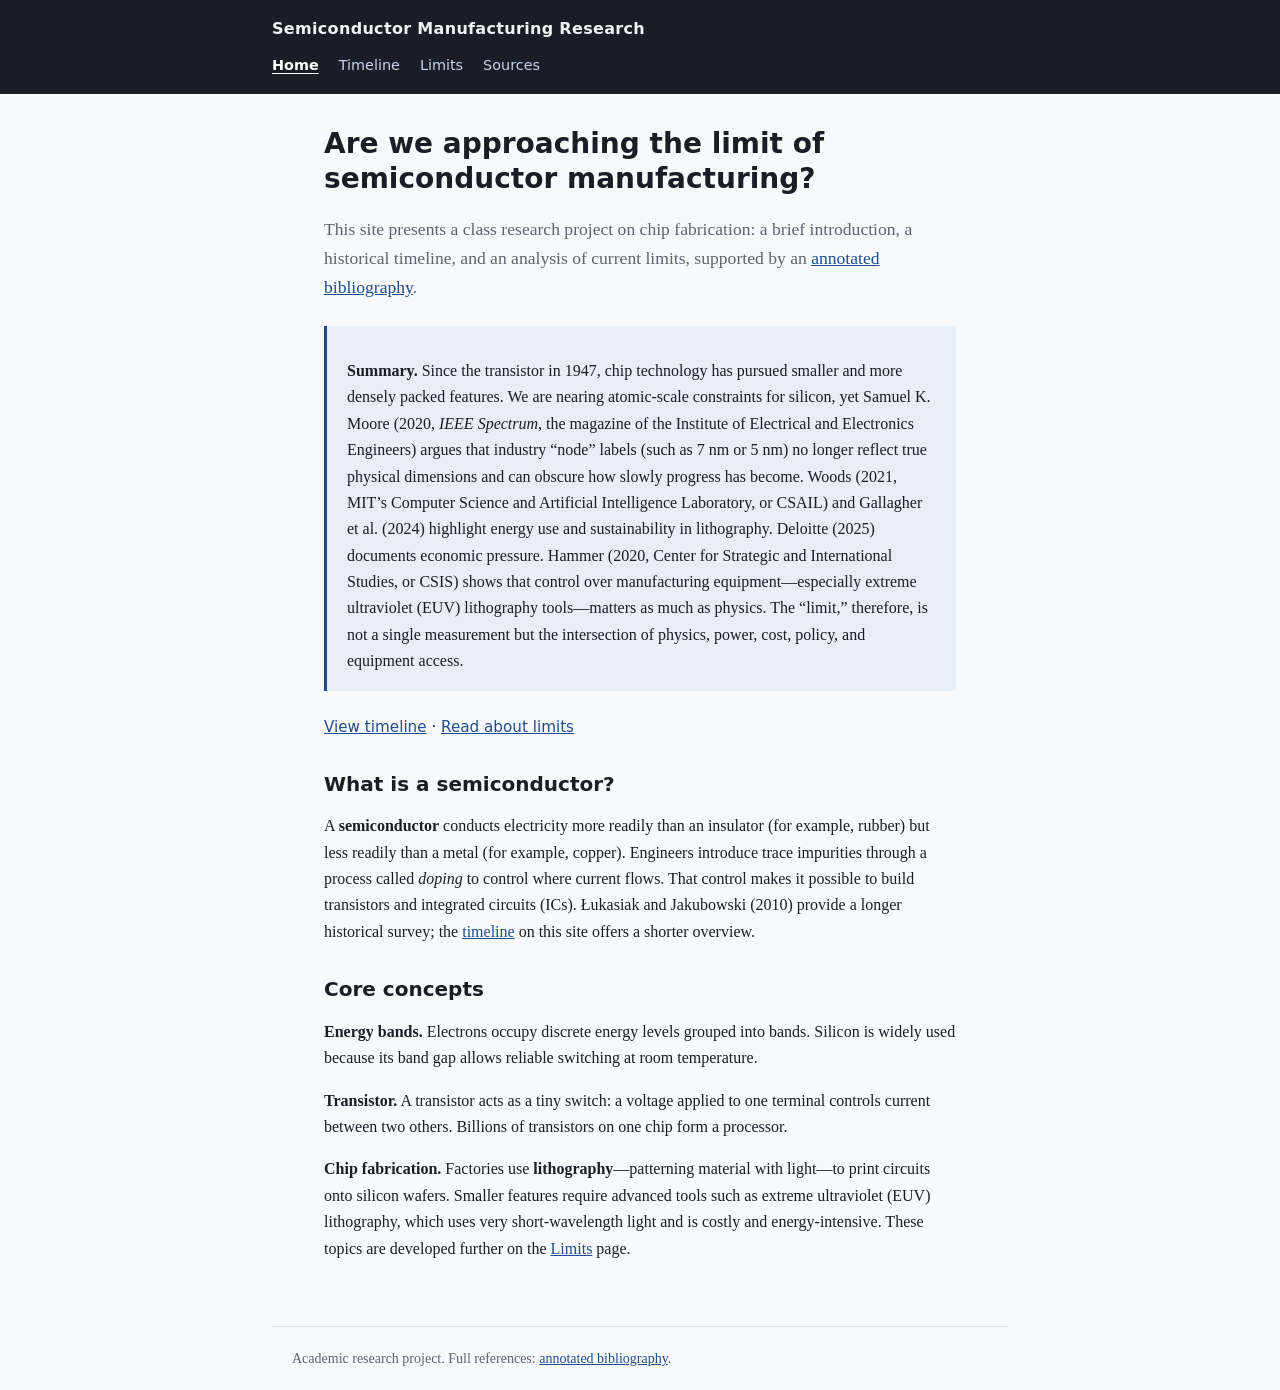
<file: index.html>
<!DOCTYPE html>
<html lang="en">
  <head>
    <meta charset="utf-8" />
    <meta name="viewport" content="width=device-width, initial-scale=1" />
    <meta
      name="description"
      content="Research overview on whether semiconductor manufacturing is approaching physical, economic, and environmental limits."
    />
    <title>Semiconductor Manufacturing Limits — Home</title>
    <link rel="stylesheet" href="css/styles.css" />
  </head>
  <body>
    <header class="site-header">
      <div class="site-header__inner">
        <p class="site-title">Semiconductor Manufacturing Research</p>
        <nav class="site-nav" aria-label="Main">
          <a href="index.html" aria-current="page">Home</a>
          <a href="timeline.html">Timeline</a>
          <a href="info.html">Limits</a>
          <a href="citations.html">Sources</a>
        </nav>
      </div>
    </header>

    <main>
      <h1>Are we approaching the limit of semiconductor manufacturing?</h1>
      <p class="lead">
        This site presents a class research project on chip fabrication: a brief introduction, a historical timeline,
        and an analysis of current limits, supported by an
        <a href="citations.html">annotated bibliography</a>.
      </p>

      <aside class="callout" aria-label="Research synthesis">
        <p>
          <strong>Summary.</strong> Since the transistor in 1947, chip technology has pursued smaller and more densely
          packed features. We are nearing atomic-scale constraints for silicon, yet Samuel K. Moore (2020,
          <em>IEEE Spectrum</em>, the magazine of the Institute of Electrical and Electronics Engineers) argues that
          industry “node” labels (such as 7&nbsp;nm or 5&nbsp;nm) no longer reflect true physical dimensions and can
          obscure how slowly progress has become. Woods (2021, MIT’s Computer Science and Artificial Intelligence
          Laboratory, or CSAIL) and Gallagher et al. (2024) highlight energy use and sustainability in lithography.
          Deloitte (2025) documents economic pressure. Hammer (2020, Center for Strategic and International Studies, or
          CSIS) shows that control over manufacturing equipment—especially extreme ultraviolet (EUV) lithography
          tools—matters as much as physics. The “limit,”
          therefore, is not a single measurement but the intersection of physics, power, cost, policy, and equipment
          access.
        </p>
      </aside>

      <p class="nav-links">
        <a href="timeline.html">View timeline</a> ·
        <a href="info.html">Read about limits</a>
      </p>

      <h2>What is a semiconductor?</h2>
      <p>
        A <strong>semiconductor</strong> conducts electricity more readily than an insulator (for example, rubber) but
        less readily than a metal (for example, copper). Engineers introduce trace impurities through a process called
        <em>doping</em> to control where current flows. That control makes it possible to build transistors and
        integrated circuits (ICs). Łukasiak and Jakubowski (2010) provide a
        longer historical survey; the <a href="timeline.html">timeline</a> on this site offers a shorter overview.
      </p>

      <h2>Core concepts</h2>
      <p>
        <strong>Energy bands.</strong> Electrons occupy discrete energy levels grouped into bands. Silicon is widely
        used because its band gap allows reliable switching at room temperature.
      </p>
      <p>
        <strong>Transistor.</strong> A transistor acts as a tiny switch: a voltage applied to one terminal controls
        current between two others. Billions of transistors on one chip form a processor.
      </p>
      <p>
        <strong>Chip fabrication.</strong> Factories use <strong>lithography</strong>—patterning material with
        light—to print circuits onto silicon wafers. Smaller features require advanced tools such as extreme ultraviolet
        (EUV) lithography, which uses very short-wavelength light and is costly and energy-intensive. These topics are
        developed further on the <a href="info.html">Limits</a> page.
      </p>
    </main>

    <footer class="site-footer">
      <p>Academic research project. Full references: <a href="citations.html">annotated bibliography</a>.</p>
    </footer>
  </body>
</html>
</file>
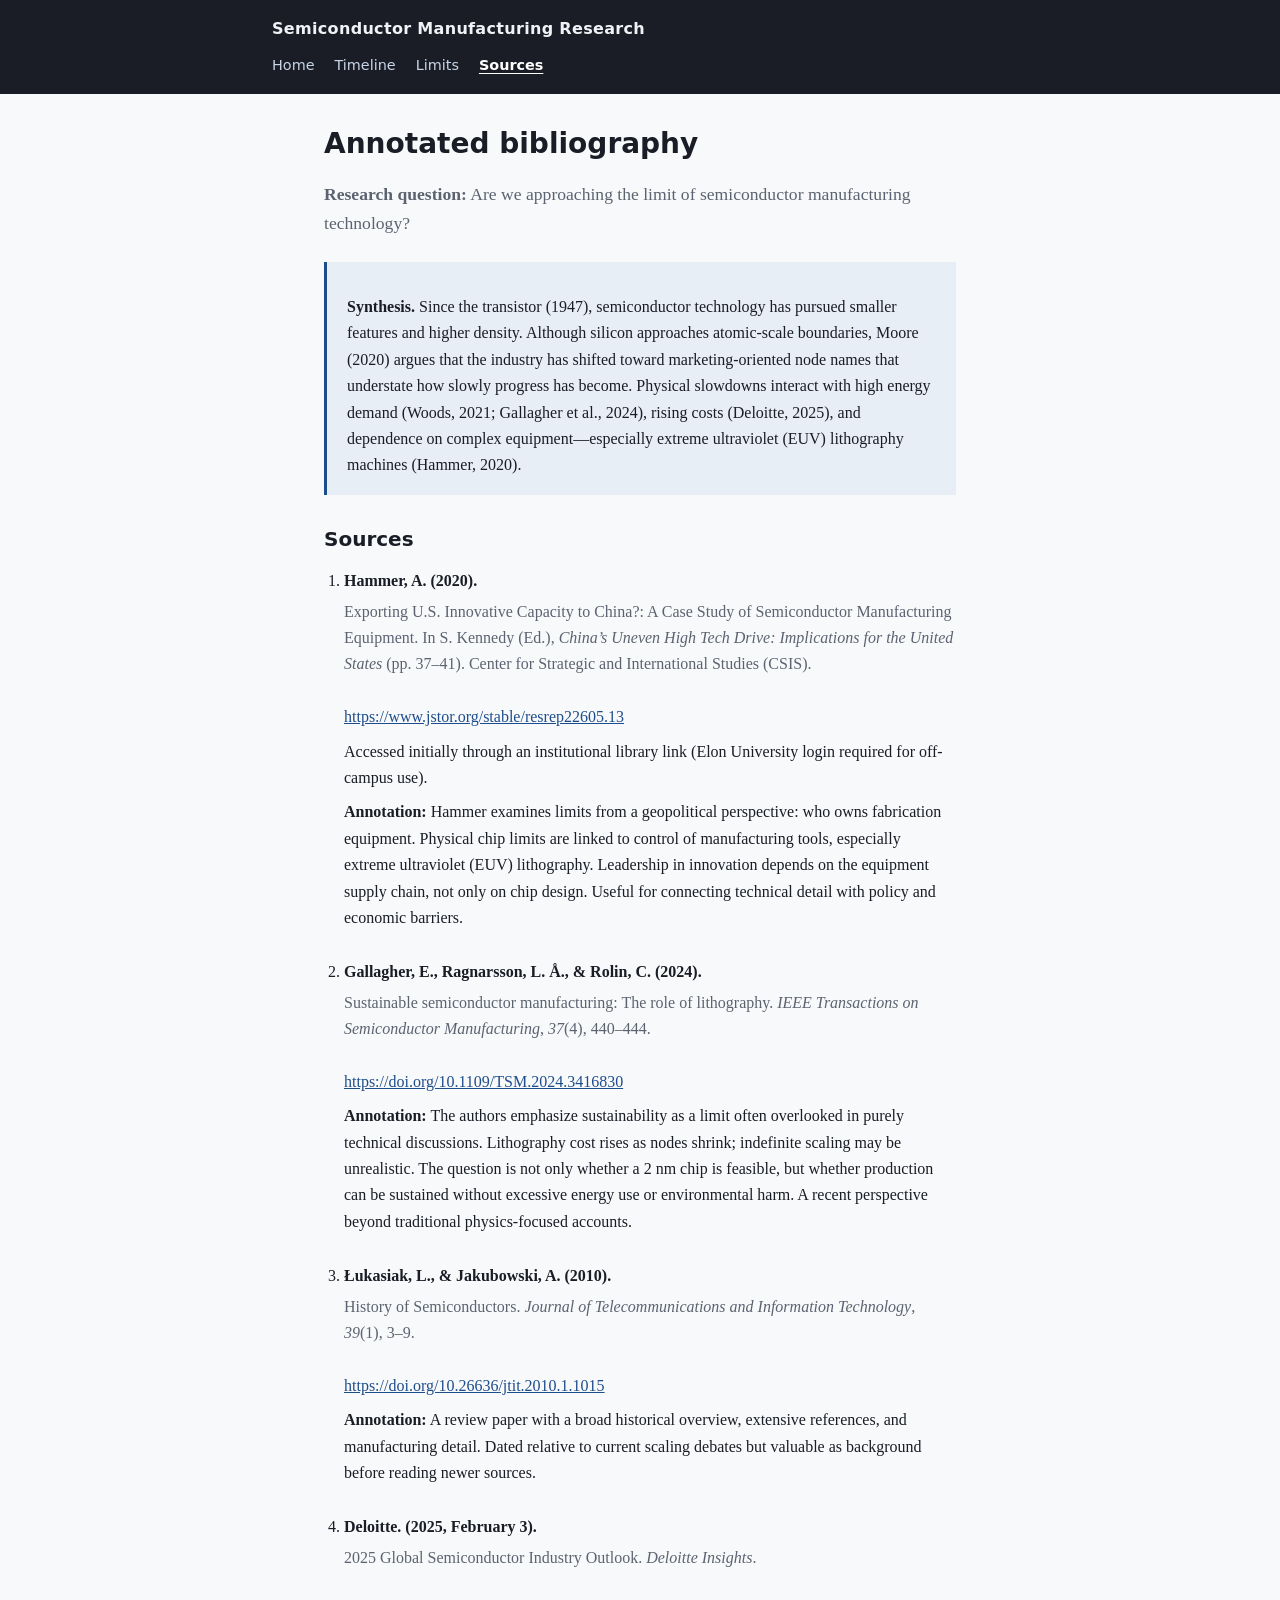
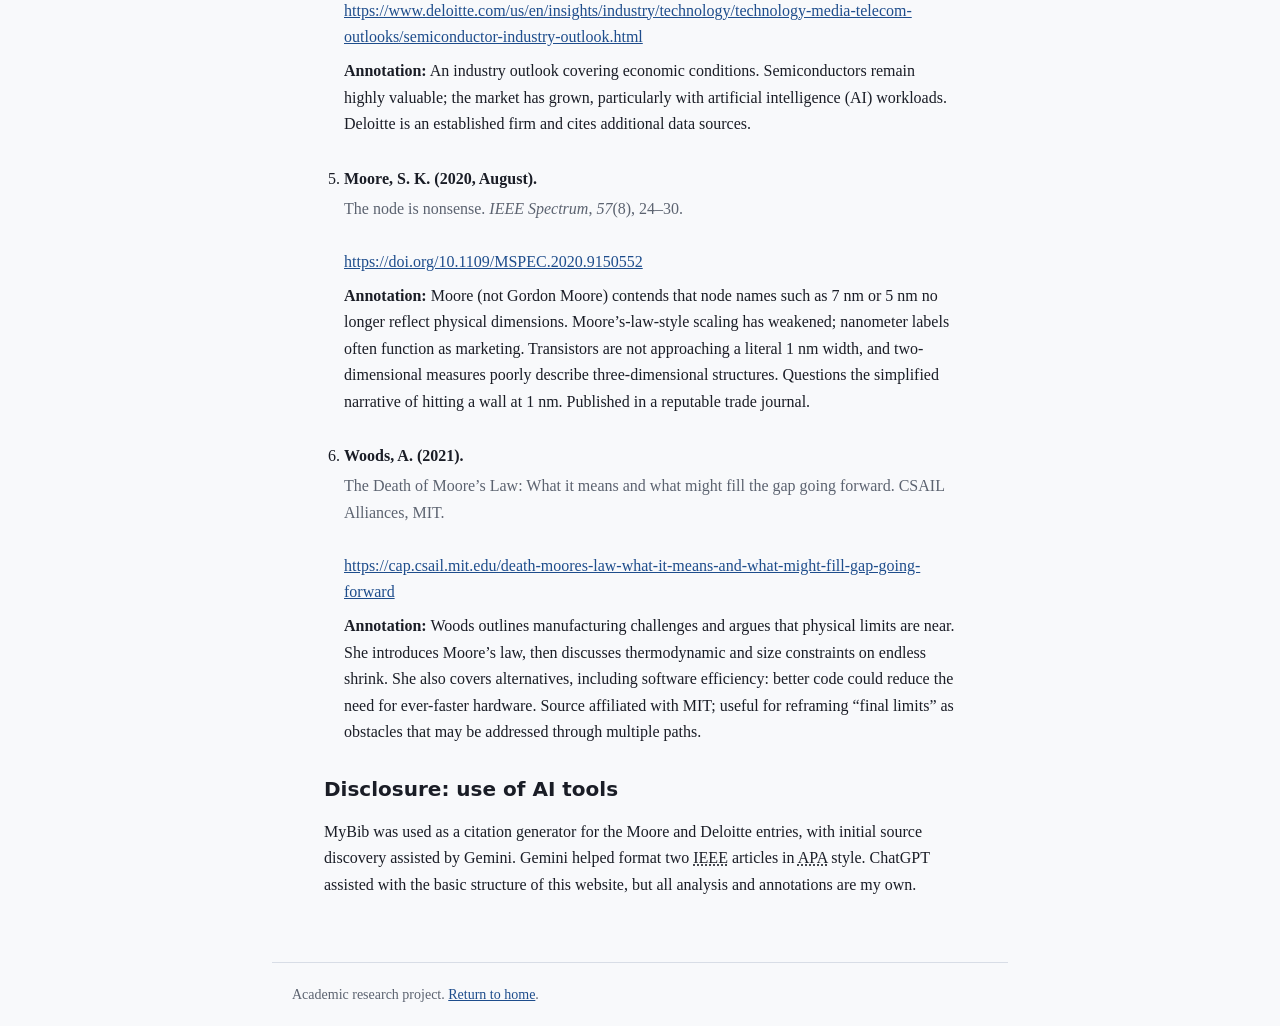
<file: citations.html>
<!DOCTYPE html>
<html lang="en">
  <head>
    <meta charset="utf-8" />
    <meta name="viewport" content="width=device-width, initial-scale=1" />
    <meta name="description" content="Annotated bibliography for semiconductor manufacturing limits research." />
    <title>Annotated Bibliography — Sources</title>
    <link rel="stylesheet" href="css/styles.css" />
  </head>
  <body>
    <header class="site-header">
      <div class="site-header__inner">
        <p class="site-title">Semiconductor Manufacturing Research</p>
        <nav class="site-nav" aria-label="Main">
          <a href="index.html">Home</a>
          <a href="timeline.html">Timeline</a>
          <a href="info.html">Limits</a>
          <a href="citations.html" aria-current="page">Sources</a>
        </nav>
      </div>
    </header>

    <main>
      <h1>Annotated bibliography</h1>
      <p class="lead">
        <strong>Research question:</strong> Are we approaching the limit of semiconductor manufacturing technology?
      </p>

      <aside class="callout">
        <p>
          <strong>Synthesis.</strong> Since the transistor (1947), semiconductor technology has pursued smaller features
          and higher density. Although silicon approaches atomic-scale boundaries, Moore (2020) argues that the
          industry has shifted toward marketing-oriented node names that understate how slowly progress has become.
          Physical slowdowns interact with high energy demand (Woods, 2021; Gallagher et al., 2024), rising costs
          (Deloitte, 2025), and dependence on complex equipment—especially
          extreme ultraviolet (EUV) lithography machines (Hammer, 2020).
        </p>
      </aside>

      <h2>Sources</h2>
      <ol class="sources">
        <li>
          <span class="title">Hammer, A. (2020).</span>
          <span class="meta"
            >Exporting U.S. Innovative Capacity to China?: A Case Study of Semiconductor Manufacturing Equipment. In S.
            Kennedy (Ed.), <em>China&rsquo;s Uneven High Tech Drive: Implications for the United States</em> (pp.
            37–41). Center for Strategic and International Studies (CSIS).</span
          ><br />
          <a href="https://www.jstor.org/stable/resrep22605.13">https://www.jstor.org/stable/resrep22605.13</a>
          <p>
            Accessed initially through an institutional library link (Elon University login required for off-campus
            use).
          </p>
          <p>
            <strong>Annotation:</strong> Hammer examines limits from a geopolitical perspective: who owns fabrication
            equipment. Physical chip limits are linked to control of manufacturing tools, especially
            extreme ultraviolet (EUV) lithography. Leadership in innovation depends on the equipment
            supply chain, not only on chip design. Useful for connecting technical detail with policy and economic
            barriers.
          </p>
        </li>
        <li>
          <span class="title">Gallagher, E., Ragnarsson, L. &Aring;., &amp; Rolin, C. (2024).</span>
          <span class="meta"
            >Sustainable semiconductor manufacturing: The role of lithography. <em>IEEE Transactions on Semiconductor
            Manufacturing</em>, <em>37</em>(4), 440–444.</span
          ><br />
          <a href="https://doi.org/10.1109/TSM.2024.3416830">https://doi.org/10.1109/TSM.2024.3416830</a>
          <p>
            <strong>Annotation:</strong> The authors emphasize sustainability as a limit often overlooked in purely
            technical discussions. Lithography cost rises as nodes shrink; indefinite scaling may be unrealistic. The
            question is not only whether a 2&nbsp;nm chip is feasible, but whether production can be sustained without
            excessive energy use or environmental harm. A recent perspective beyond traditional physics-focused
            accounts.
          </p>
        </li>
        <li>
          <span class="title">Łukasiak, L., &amp; Jakubowski, A. (2010).</span>
          <span class="meta"
            >History of Semiconductors. <em>Journal of Telecommunications and Information Technology</em>,
            <em>39</em>(1), 3–9.</span
          ><br />
          <a href="https://doi.org/10.26636/jtit.2010.1.1015">https://doi.org/10.26636/jtit.2010.1.1015</a>
          <p>
            <strong>Annotation:</strong> A review paper with a broad historical overview, extensive references, and
            manufacturing detail. Dated relative to current scaling debates but valuable as background before reading
            newer sources.
          </p>
        </li>
        <li>
          <span class="title">Deloitte. (2025, February 3).</span>
          <span class="meta">2025 Global Semiconductor Industry Outlook. <em>Deloitte Insights</em>.</span><br />
          <a
            href="https://www.deloitte.com/us/en/insights/industry/technology/technology-media-telecom-outlooks/semiconductor-industry-outlook.html"
            >https://www.deloitte.com/us/en/insights/industry/technology/technology-media-telecom-outlooks/semiconductor-industry-outlook.html</a
          >
          <p>
            <strong>Annotation:</strong> An industry outlook covering economic conditions. Semiconductors remain highly
            valuable; the market has grown, particularly with
            artificial intelligence (AI) workloads. Deloitte is an established firm and cites
            additional data sources.
          </p>
        </li>
        <li>
          <span class="title">Moore, S. K. (2020, August).</span>
          <span class="meta">The node is nonsense. <em>IEEE Spectrum</em>, <em>57</em>(8), 24–30.</span><br />
          <a href="https://doi.org/10.1109/MSPEC.2020.9150552">https://doi.org/10.1109/MSPEC.2020.9150552</a>
          <p>
            <strong>Annotation:</strong> Moore (not Gordon Moore) contends that node names such as 7&nbsp;nm or 5&nbsp;nm
            no longer reflect physical dimensions. Moore&rsquo;s-law-style scaling has weakened; nanometer labels often
            function as marketing. Transistors are not approaching a literal 1&nbsp;nm width, and two-dimensional
            measures poorly describe three-dimensional structures. Questions the simplified narrative of hitting a wall
            at 1&nbsp;nm. Published in a reputable trade journal.
          </p>
        </li>
        <li>
          <span class="title">Woods, A. (2021).</span>
          <span class="meta"
            >The Death of Moore&rsquo;s Law: What it means and what might fill the gap going forward. CSAIL Alliances,
            MIT.</span
          ><br />
          <a href="https://cap.csail.mit.edu/death-moores-law-what-it-means-and-what-might-fill-gap-going-forward"
            >https://cap.csail.mit.edu/death-moores-law-what-it-means-and-what-might-fill-gap-going-forward</a
          >
          <p>
            <strong>Annotation:</strong> Woods outlines manufacturing challenges and argues that physical limits are
            near. She introduces Moore&rsquo;s law, then discusses thermodynamic and size constraints on endless
            shrink. She also covers alternatives, including software efficiency: better code could reduce the need for
            ever-faster hardware. Source affiliated with MIT; useful for reframing “final limits” as obstacles that may
            be addressed through multiple paths.
          </p>
        </li>
      </ol>

      <h2>Disclosure: use of AI tools</h2>
      <p>
        MyBib was used as a citation generator for the Moore and Deloitte entries, with initial source discovery assisted
        by Gemini. Gemini helped format two <abbr title="Institute of Electrical and Electronics Engineers">IEEE</abbr>
        articles in <abbr title="American Psychological Association">APA</abbr> style. ChatGPT assisted with the basic
        structure of this website, but all analysis and annotations are my own.
      </p>
    </main>

    <footer class="site-footer">
      <p>Academic research project. <a href="index.html">Return to home</a>.</p>
    </footer>
  </body>
</html>
</file>
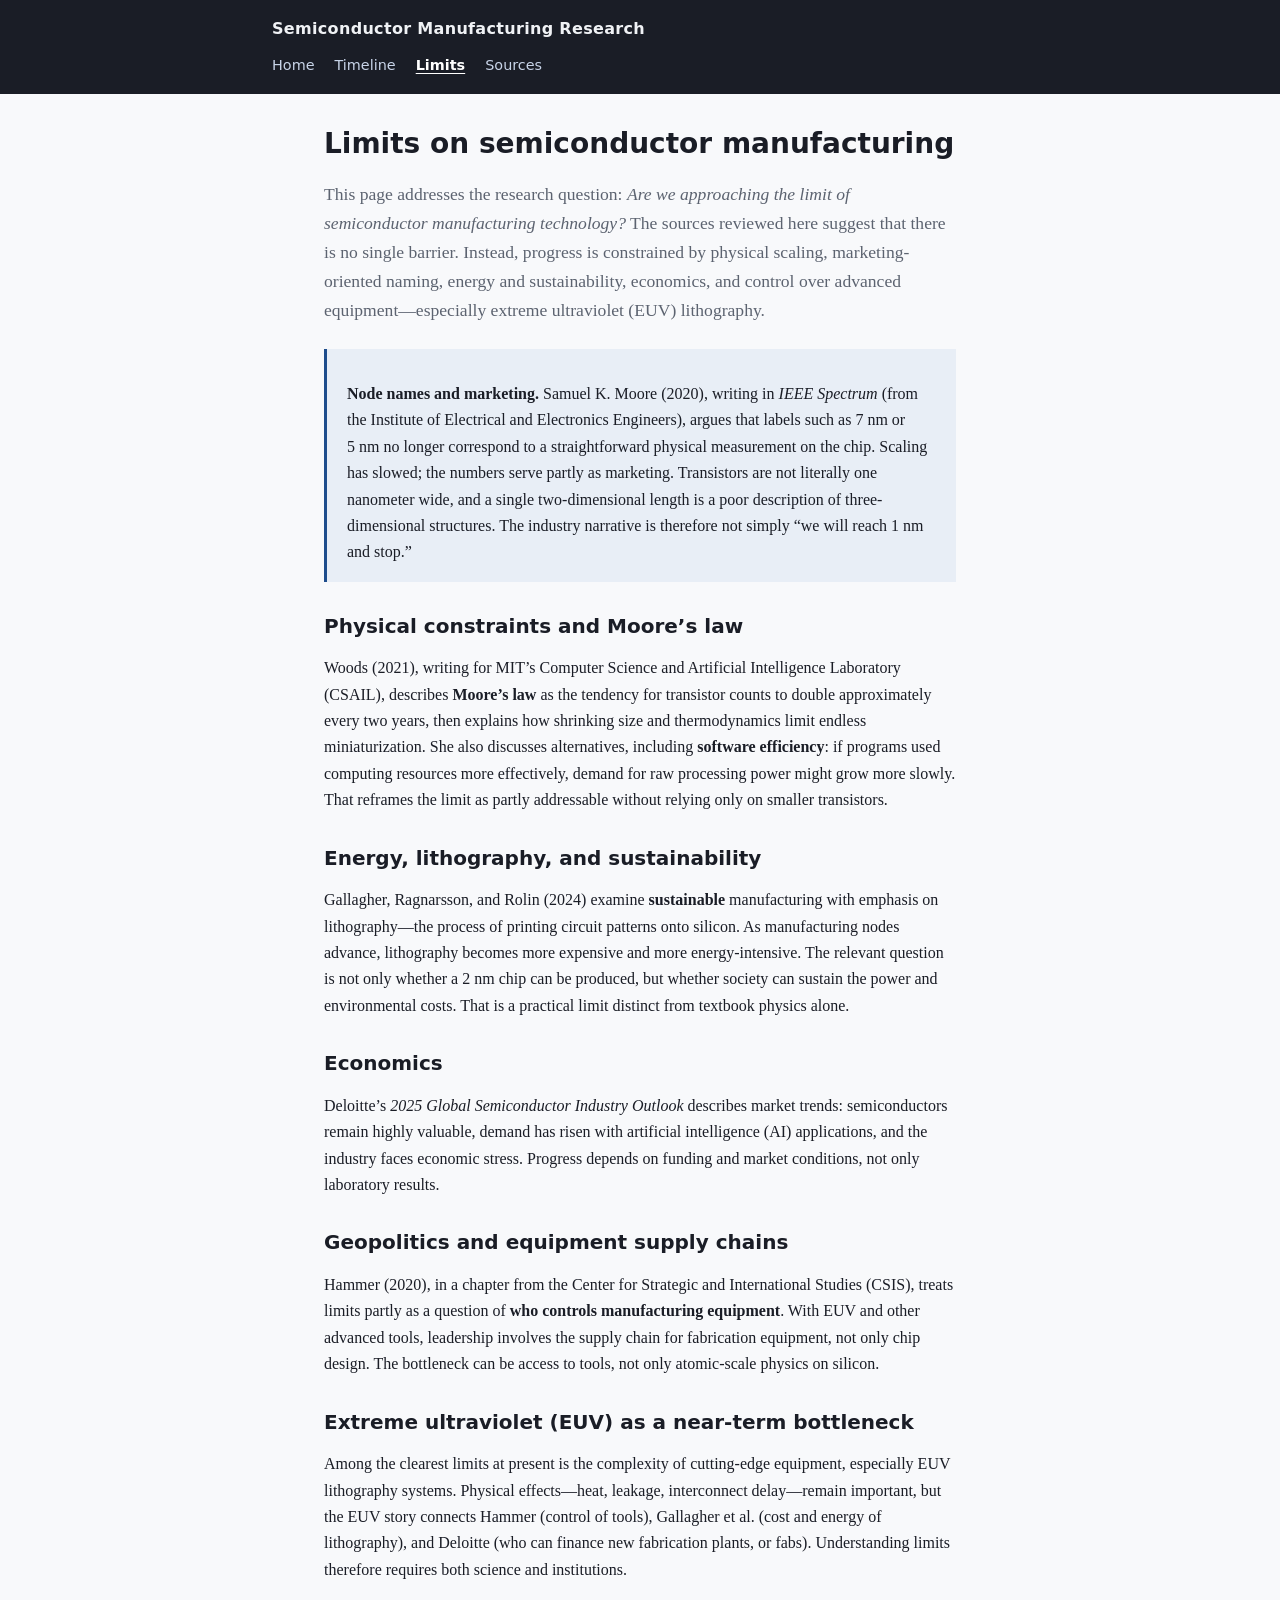
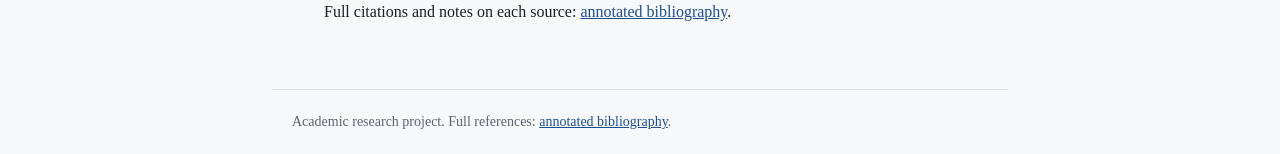
<file: info.html>
<!DOCTYPE html>
<html lang="en">
  <head>
    <meta charset="utf-8" />
    <meta name="viewport" content="width=device-width, initial-scale=1" />
    <meta
      name="description"
      content="Physical, economic, environmental, and geopolitical limits on semiconductor manufacturing."
    />
    <title>Limits on Semiconductor Manufacturing</title>
    <link rel="stylesheet" href="css/styles.css" />
  </head>
  <body>
    <header class="site-header">
      <div class="site-header__inner">
        <p class="site-title">Semiconductor Manufacturing Research</p>
        <nav class="site-nav" aria-label="Main">
          <a href="index.html">Home</a>
          <a href="timeline.html">Timeline</a>
          <a href="info.html" aria-current="page">Limits</a>
          <a href="citations.html">Sources</a>
        </nav>
      </div>
    </header>

    <main>
      <h1>Limits on semiconductor manufacturing</h1>
      <p class="lead">
        This page addresses the research question: <em>Are we approaching the limit of semiconductor manufacturing
        technology?</em> The sources reviewed here suggest that there is no single barrier. Instead, progress is
        constrained by physical scaling, marketing-oriented naming, energy and sustainability, economics, and control
        over advanced equipment—especially extreme ultraviolet (EUV) lithography.
      </p>

      <aside class="callout">
        <p>
          <strong>Node names and marketing.</strong> Samuel K. Moore (2020), writing in
          <em>IEEE Spectrum</em> (from the Institute of Electrical and Electronics Engineers), argues that
          labels such as 7&nbsp;nm or 5&nbsp;nm no longer correspond to a straightforward physical measurement on the
          chip. Scaling has slowed; the numbers serve partly as marketing. Transistors are not literally one nanometer
          wide, and a single two-dimensional length is a poor description of three-dimensional structures. The industry
          narrative is therefore not simply “we will reach 1&nbsp;nm and stop.”
        </p>
      </aside>

      <h2>Physical constraints and Moore&rsquo;s law</h2>
      <p>
        Woods (2021), writing for MIT’s Computer Science and Artificial Intelligence Laboratory (CSAIL), describes
        <strong>Moore&rsquo;s law</strong> as the tendency for transistor counts to double approximately every two
        years, then explains how shrinking size and thermodynamics limit endless miniaturization. She also discusses
        alternatives, including <strong>software efficiency</strong>: if programs used computing resources more
        effectively, demand for raw processing power might grow more slowly. That reframes the limit as partly
        addressable without relying only on smaller transistors.
      </p>

      <h2>Energy, lithography, and sustainability</h2>
      <p>
        Gallagher, Ragnarsson, and Rolin (2024) examine <strong>sustainable</strong> manufacturing with emphasis on
        lithography—the process of printing circuit patterns onto silicon. As manufacturing nodes advance, lithography
        becomes more expensive and more energy-intensive. The relevant question is not only whether a 2&nbsp;nm chip can
        be produced, but whether society can sustain the power and environmental costs. That is a practical limit
        distinct from textbook physics alone.
      </p>

      <h2>Economics</h2>
      <p>
        Deloitte&rsquo;s <em>2025 Global Semiconductor Industry Outlook</em> describes market trends: semiconductors
        remain highly valuable, demand has risen with artificial intelligence (AI) applications, and the industry
        faces economic stress. Progress
        depends on funding and market conditions, not only laboratory results.
      </p>

      <h2>Geopolitics and equipment supply chains</h2>
      <p>
        Hammer (2020), in a chapter from the Center for Strategic and International Studies (CSIS), treats limits partly
        as a question of <strong>who controls manufacturing equipment</strong>. With EUV and other advanced tools,
        leadership involves the supply chain for
        fabrication equipment, not only chip design. The bottleneck can be access to tools, not only atomic-scale
        physics on silicon.
      </p>

      <h2>Extreme ultraviolet (EUV) as a near-term bottleneck</h2>
      <p>
        Among the clearest limits at present is the complexity of cutting-edge equipment, especially EUV lithography
        systems. Physical effects—heat, leakage, interconnect delay—remain important, but the EUV story connects Hammer
        (control of tools), Gallagher et al. (cost and energy of lithography), and Deloitte (who can finance new
        fabrication plants, or fabs). Understanding limits therefore requires both science and
        institutions.
      </p>

      <p>Full citations and notes on each source: <a href="citations.html">annotated bibliography</a>.</p>
    </main>

    <footer class="site-footer">
      <p>Academic research project. Full references: <a href="citations.html">annotated bibliography</a>.</p>
    </footer>
  </body>
</html>
</file>
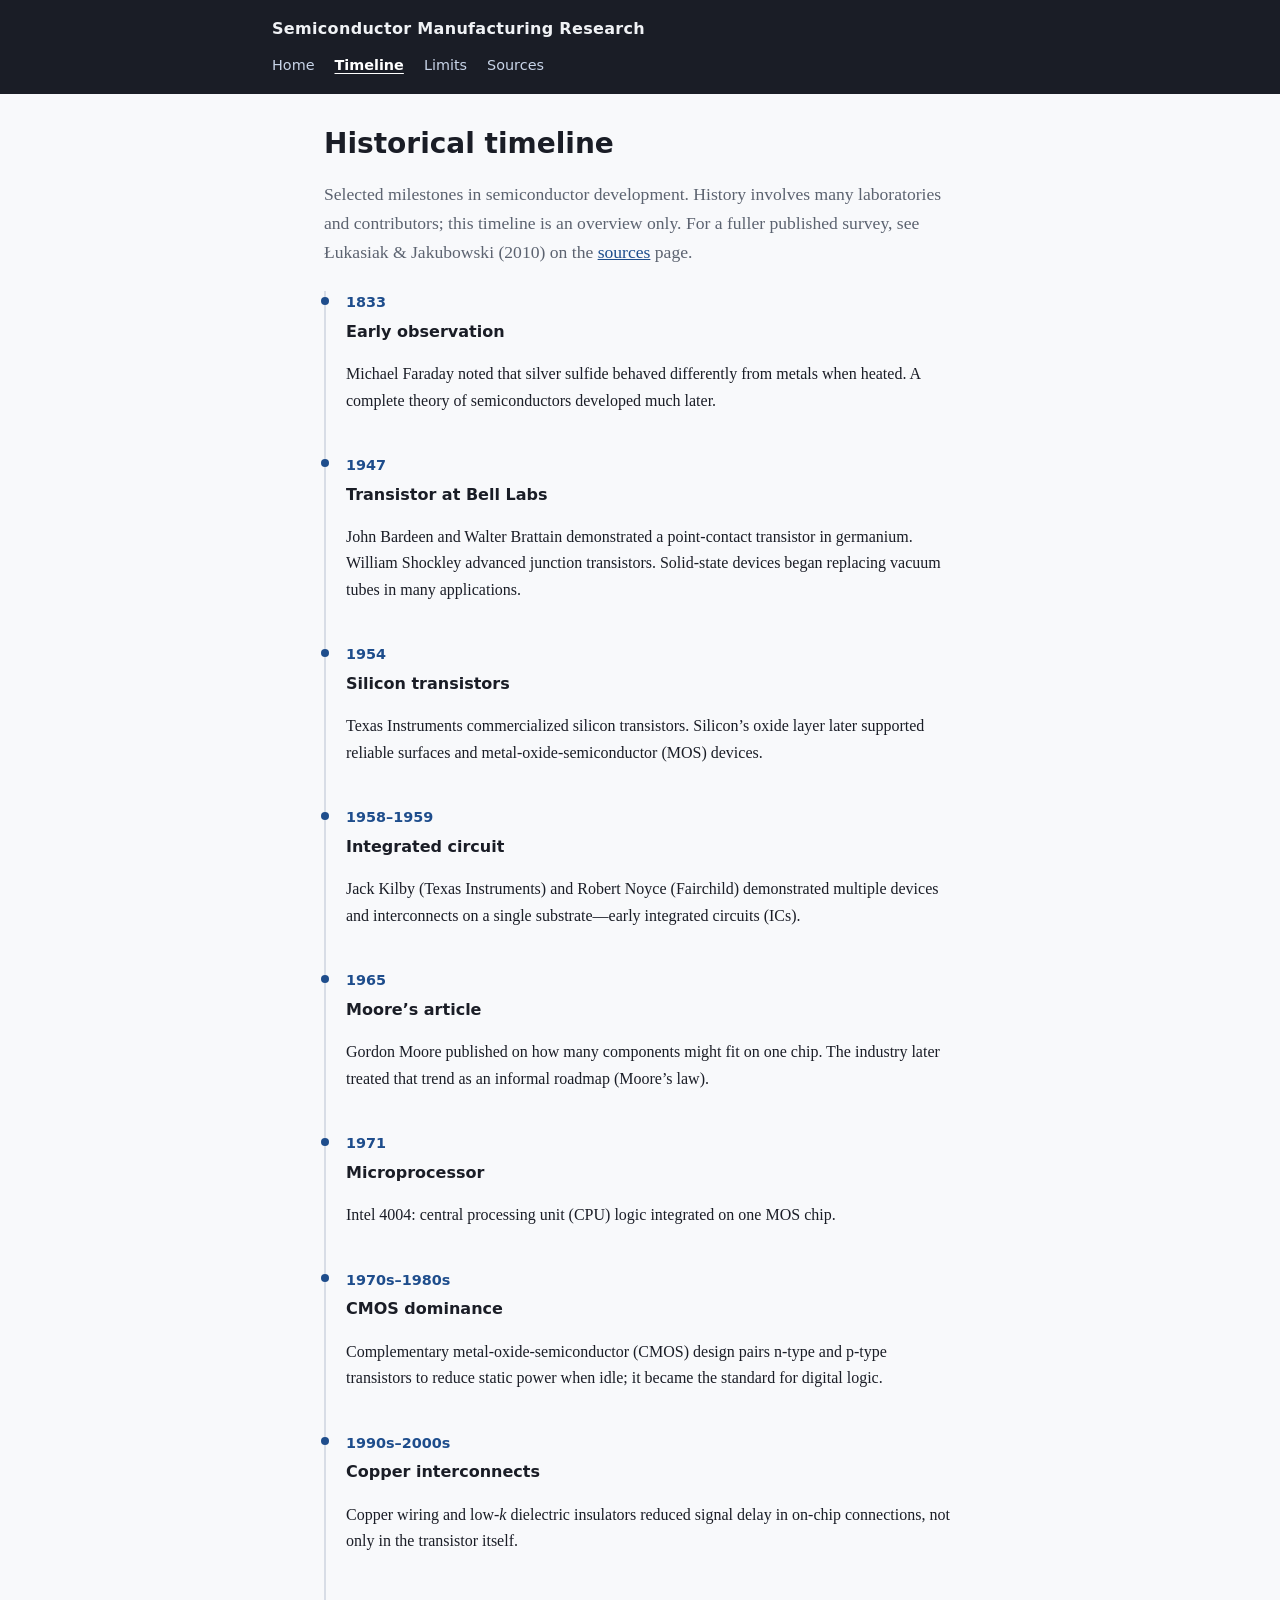
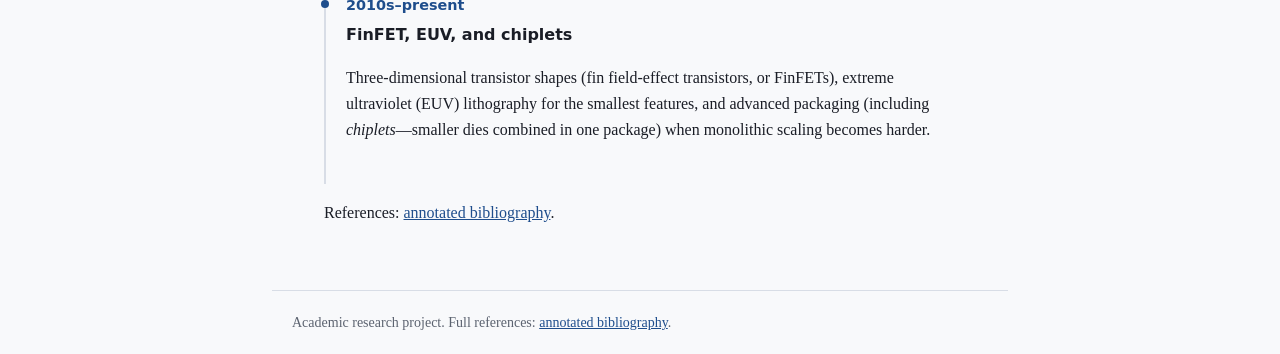
<file: timeline.html>
<!DOCTYPE html>
<html lang="en">
  <head>
    <meta charset="utf-8" />
    <meta name="viewport" content="width=device-width, initial-scale=1" />
    <meta name="description" content="A concise timeline of major milestones in semiconductor history." />
    <title>Semiconductor History — Timeline</title>
    <link rel="stylesheet" href="css/styles.css" />
  </head>
  <body>
    <header class="site-header">
      <div class="site-header__inner">
        <p class="site-title">Semiconductor Manufacturing Research</p>
        <nav class="site-nav" aria-label="Main">
          <a href="index.html">Home</a>
          <a href="timeline.html" aria-current="page">Timeline</a>
          <a href="info.html">Limits</a>
          <a href="citations.html">Sources</a>
        </nav>
      </div>
    </header>

    <main>
      <h1>Historical timeline</h1>
      <p class="lead">
        Selected milestones in semiconductor development. History involves many laboratories and contributors; this
        timeline is an overview only. For a fuller published survey, see Łukasiak &amp; Jakubowski (2010) on the
        <a href="citations.html">sources</a> page.
      </p>

      <ol class="timeline">
        <li>
          <span class="timeline__year">1833</span>
          <p class="timeline__title">Early observation</p>
          <p>
            Michael Faraday noted that silver sulfide behaved differently from metals when heated. A complete theory of
            semiconductors developed much later.
          </p>
        </li>
        <li>
          <span class="timeline__year">1947</span>
          <p class="timeline__title">Transistor at Bell Labs</p>
          <p>
            John Bardeen and Walter Brattain demonstrated a point-contact transistor in germanium. William Shockley
            advanced junction transistors. Solid-state devices began replacing vacuum tubes in many applications.
          </p>
        </li>
        <li>
          <span class="timeline__year">1954</span>
          <p class="timeline__title">Silicon transistors</p>
          <p>
            Texas Instruments commercialized silicon transistors. Silicon&rsquo;s oxide layer later supported reliable
            surfaces and metal-oxide-semiconductor (MOS) devices.
          </p>
        </li>
        <li>
          <span class="timeline__year">1958–1959</span>
          <p class="timeline__title">Integrated circuit</p>
          <p>
            Jack Kilby (Texas Instruments) and Robert Noyce (Fairchild) demonstrated multiple devices and interconnects
            on a single substrate—early integrated circuits (ICs).
          </p>
        </li>
        <li>
          <span class="timeline__year">1965</span>
          <p class="timeline__title">Moore&rsquo;s article</p>
          <p>
            Gordon Moore published on how many components might fit on one chip. The industry later treated that trend as
            an informal roadmap (Moore&rsquo;s law).
          </p>
        </li>
        <li>
          <span class="timeline__year">1971</span>
          <p class="timeline__title">Microprocessor</p>
          <p>
            Intel 4004: central processing unit (CPU) logic integrated on one MOS chip.
          </p>
        </li>
        <li>
          <span class="timeline__year">1970s–1980s</span>
          <p class="timeline__title">CMOS dominance</p>
          <p>
            Complementary metal-oxide-semiconductor (CMOS) design pairs n-type and p-type transistors to
            reduce static power when idle; it became the standard for digital logic.
          </p>
        </li>
        <li>
          <span class="timeline__year">1990s–2000s</span>
          <p class="timeline__title">Copper interconnects</p>
          <p>
            Copper wiring and low-<em>k</em> dielectric insulators reduced signal delay in on-chip connections, not only
            in the transistor itself.
          </p>
        </li>
        <li>
          <span class="timeline__year">2010s–present</span>
          <p class="timeline__title">FinFET, EUV, and chiplets</p>
          <p>
            Three-dimensional transistor shapes (fin field-effect transistors, or FinFETs), extreme ultraviolet (EUV)
            lithography for the smallest features, and advanced packaging
            (including <em>chiplets</em>—smaller dies combined in one package) when monolithic scaling becomes harder.
          </p>
        </li>
      </ol>

      <p>References: <a href="citations.html">annotated bibliography</a>.</p>
    </main>

    <footer class="site-footer">
      <p>Academic research project. Full references: <a href="citations.html">annotated bibliography</a>.</p>
    </footer>
  </body>
</html>
</file>
<file: css/styles.css>
:root {
  --bg: #f8f9fb;
  --surface: #ffffff;
  --text: #1a1d26;
  --muted: #5c6370;
  --accent: #1e4d8c;
  --accent-soft: #e8eef6;
  --border: #d8dde6;
  --max-width: 42rem;
}

*,
*::before,
*::after {
  box-sizing: border-box;
}

body {
  font-family: Georgia, "Times New Roman", serif;
  line-height: 1.65;
  color: var(--text);
  background: var(--bg);
  margin: 0;
}

a {
  color: var(--accent);
}

a:hover {
  text-decoration-thickness: 2px;
}

/* Header & nav */

.site-header {
  background: var(--text);
  color: #f0f2f5;
  padding: 1rem 1.25rem;
}

.site-header__inner {
  max-width: calc(var(--max-width) + 4rem);
  margin: 0 auto;
}

.site-title {
  font-family: system-ui, -apple-system, "Segoe UI", sans-serif;
  font-size: 1rem;
  font-weight: 600;
  letter-spacing: 0.02em;
  margin: 0 0 0.75rem;
}

.site-nav {
  font-family: system-ui, -apple-system, "Segoe UI", sans-serif;
  font-size: 0.9rem;
  display: flex;
  flex-wrap: wrap;
  gap: 0.5rem 1.25rem;
}

.site-nav a {
  color: #c8d4e8;
  text-decoration: none;
}

.site-nav a[aria-current="page"] {
  color: #fff;
  font-weight: 600;
  text-decoration: underline;
  text-underline-offset: 0.2em;
}

.site-nav a:hover {
  color: #fff;
}

/* Main content */

main {
  max-width: var(--max-width);
  margin: 0 auto;
  padding: 2rem 1.25rem 3rem;
}

h1,
h2,
h3 {
  font-family: system-ui, -apple-system, "Segoe UI", sans-serif;
  line-height: 1.25;
  font-weight: 600;
}

h1 {
  font-size: 1.75rem;
  margin-top: 0;
}

h2 {
  font-size: 1.25rem;
  margin-top: 2rem;
}

h3 {
  font-size: 1.05rem;
  margin-top: 1.5rem;
}

.lead {
  font-size: 1.1rem;
  color: var(--muted);
}

/* Callout */

.callout {
  background: var(--accent-soft);
  border-left: 3px solid var(--accent);
  padding: 1rem 1.25rem;
  margin: 1.5rem 0;
}

.callout p:last-child {
  margin-bottom: 0;
}

/* Timeline */

.timeline {
  list-style: none;
  padding: 0;
  margin: 1.5rem 0 0;
  border-left: 2px solid var(--border);
}

.timeline li {
  padding: 0 0 1.5rem 1.25rem;
  position: relative;
}

.timeline li::before {
  content: "";
  position: absolute;
  left: -5px;
  top: 0.35rem;
  width: 8px;
  height: 8px;
  background: var(--accent);
  border-radius: 50%;
}

.timeline__year {
  font-family: system-ui, -apple-system, "Segoe UI", sans-serif;
  font-weight: 600;
  font-size: 0.9rem;
  color: var(--accent);
  display: block;
  margin-bottom: 0.25rem;
}

.timeline__title {
  font-family: system-ui, -apple-system, "Segoe UI", sans-serif;
  font-weight: 600;
  margin: 0 0 0.35rem;
}

/* Bibliography */

ol.sources {
  padding-left: 1.25rem;
}

ol.sources > li {
  margin-bottom: 1.75rem;
}

ol.sources .title {
  font-weight: 600;
}

ol.sources .meta {
  display: block;
  margin-top: 0.25rem;
  color: var(--muted);
}

ol.sources li p {
  margin: 0.5rem 0 0;
}

/* Footer */

.site-footer {
  max-width: calc(var(--max-width) + 4rem);
  margin: 0 auto;
  padding: 1.25rem;
  border-top: 1px solid var(--border);
  font-size: 0.875rem;
  color: var(--muted);
}

.site-footer p {
  margin: 0;
}

.nav-links {
  font-family: system-ui, -apple-system, "Segoe UI", sans-serif;
  font-size: 0.95rem;
  margin-top: 1.5rem;
}
</file>
